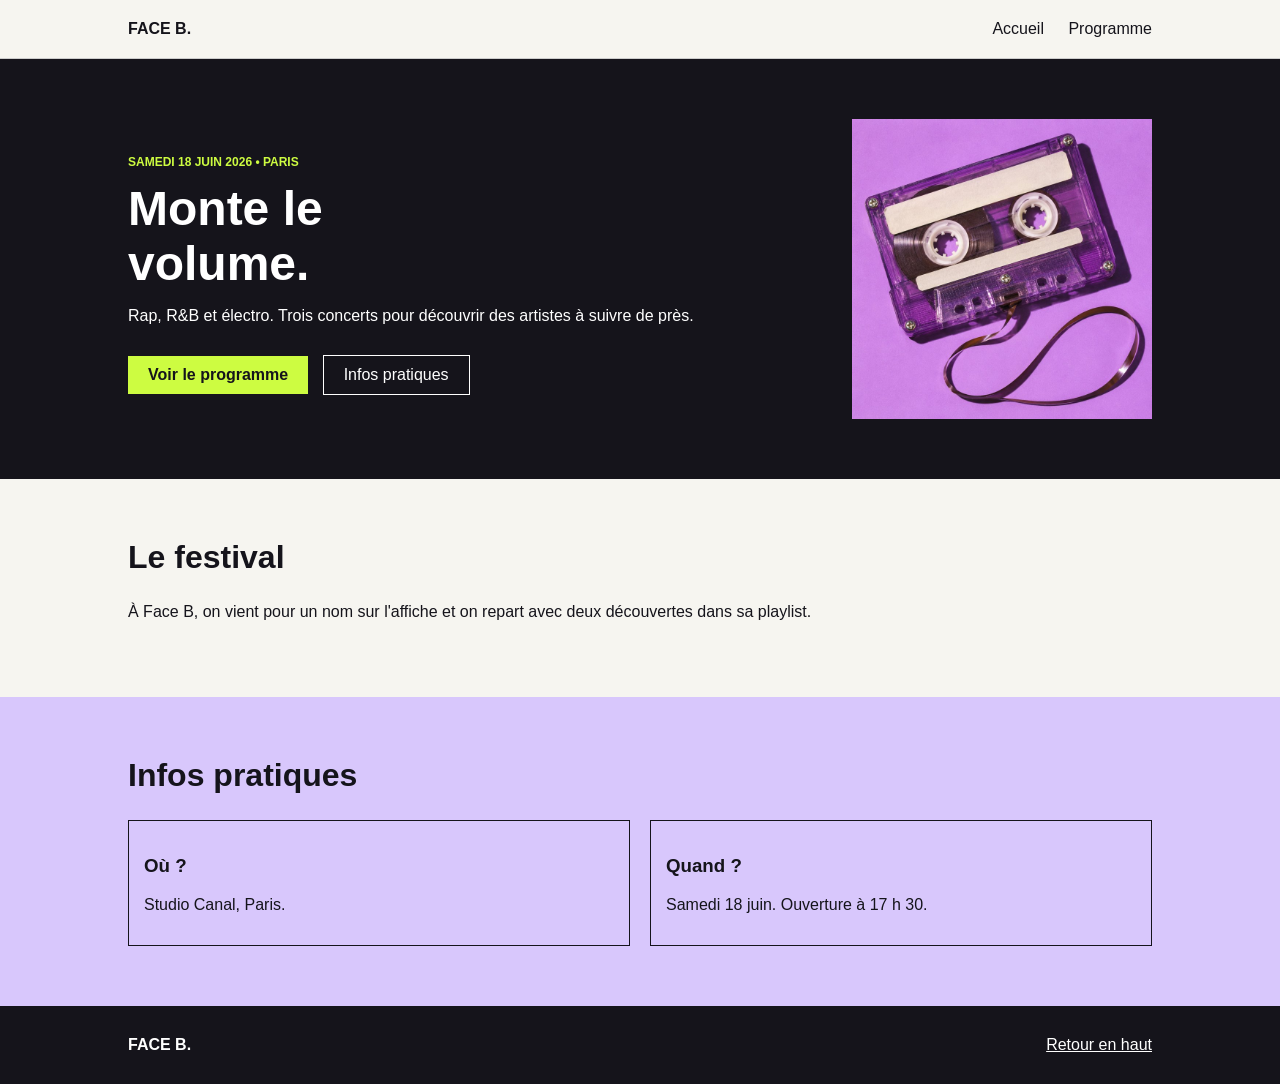
<file: index.html>
<!DOCTYPE html>
<html lang="fr">
<head>
  <meta charset="UTF-8">
  <title>FACE B - Accueil</title>
  <link rel="stylesheet" href="style.css">
</head>
<body id="haut">

  <header class="menu">
    <strong>FACE B.</strong>
    <nav>
      <a href="index.html">Accueil</a>
      <a href="programme.html">Programme</a>
    </nav>
  </header>

  <section class="bloc-noir">
    <div>
      <p class="texte-vert">SAMEDI 18 JUIN 2026 • PARIS</p>
      <h1>Monte le<br>volume.</h1>
      <p>Rap, R&B et électro. Trois concerts pour découvrir des artistes à suivre de près.</p>
      <a href="programme.html" class="bouton-vert">Voir le programme</a>
      <a href="#infos" class="bouton-contour">Infos pratiques</a>
    </div>

    <div class="boite-image">
      <img src="27eb45d2c8968b3787df97820d218c068584682f.jpg" alt="cassette disque">
    </div>
  </section>

  <section class="bloc-blanc">
    <h2>Le festival</h2>
    <p>À Face B, on vient pour un nom sur l'affiche et on repart avec deux découvertes dans sa playlist.</p>
  </section>

  <section id="infos" class="bloc-violet">
    <h2>Infos pratiques</h2>
    <div class="deux-colonnes">
      <div class="carte">
        <h3>Où ?</h3>
        <p>Studio Canal, Paris.</p>
      </div>
      <div class="carte">
        <h3>Quand ?</h3>
        <p>Samedi 18 juin. Ouverture à 17 h 30.</p>
      </div>
    </div>
  </section>

  <footer class="pied-de-page">
    <strong>FACE B.</strong>
    <a href="#haut">Retour en haut</a>
  </footer>

</body>
</html>
</file>
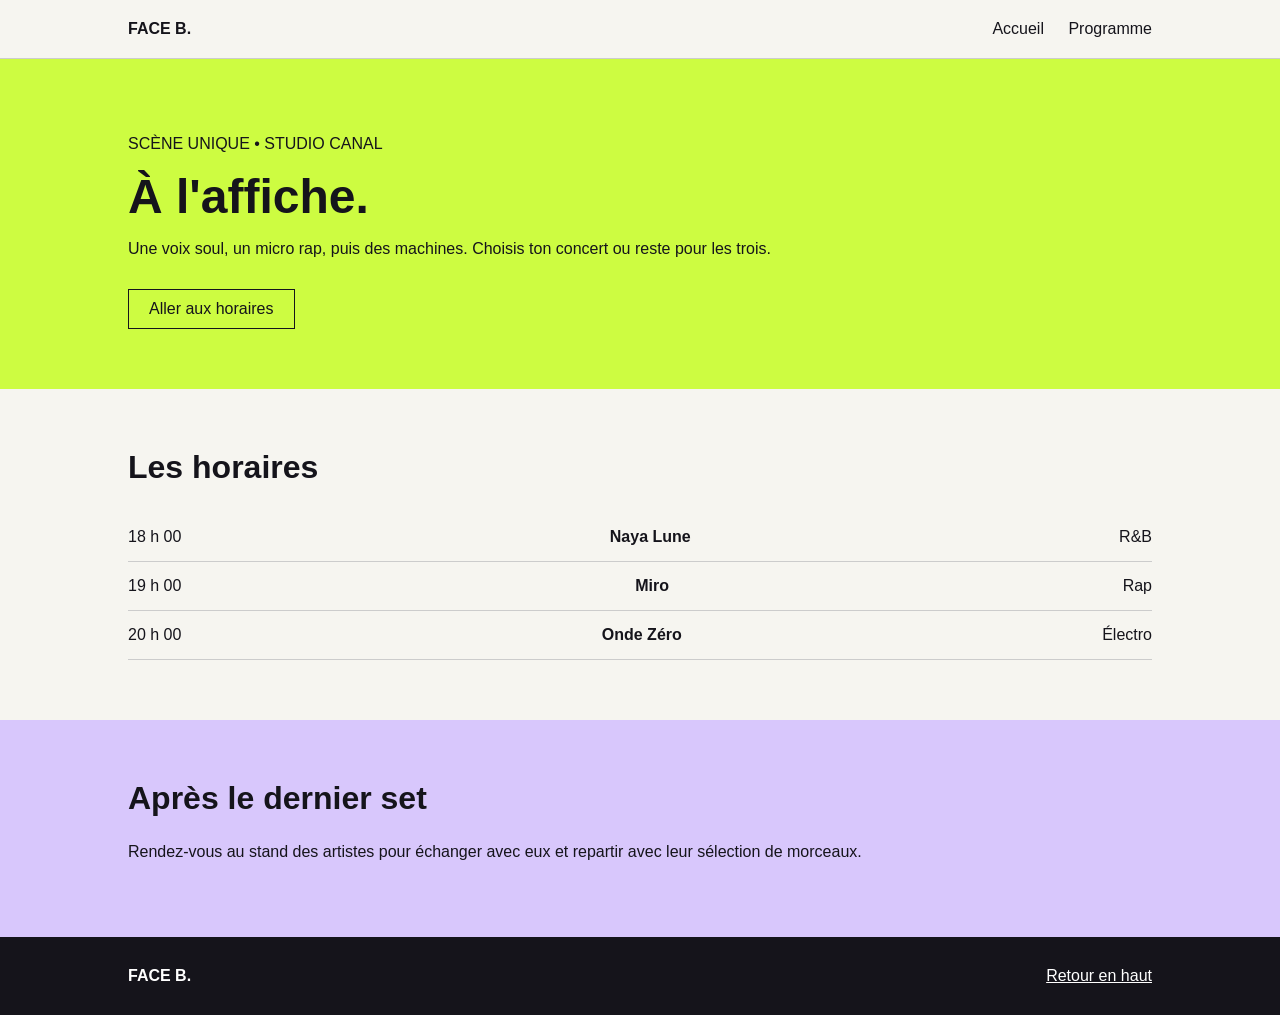
<file: programme.html>
<!DOCTYPE html>
<html lang="fr">
<head>
  <meta charset="UTF-8">
  <title>FACE B - Programme</title>
  <link rel="stylesheet" href="style.css">
</head>
<body id="haut">

  <header class="menu">
    <strong>FACE B.</strong>
    <nav>
      <a href="index.html">Accueil</a>
      <a href="programme.html">Programme</a>
    </nav>
  </header>

  <section class="bloc-vert">
    <p>SCÈNE UNIQUE • STUDIO CANAL</p>
    <h1>À l'affiche.</h1>
    <p>Une voix soul, un micro rap, puis des machines. Choisis ton concert ou reste pour les trois.</p>
    <a href="#horaires" class="bouton-noir">Aller aux horaires</a>
  </section>

  <section id="horaires" class="bloc-blanc">
    <h2>Les horaires</h2>

    <div class="ligne-concert">
      <span>18 h 00</span>
      <strong>Naya Lune</strong>
      <span>R&B</span>
    </div>

    <div class="ligne-concert">
      <span>19 h 00</span>
      <strong>Miro</strong>
      <span>Rap</span>
    </div>

    <div class="ligne-concert">
      <span>20 h 00</span>
      <strong>Onde Zéro</strong>
      <span>Électro</span>
    </div>
  </section>

  <section class="bloc-violet">
    <h2>Après le dernier set</h2>
    <p>Rendez-vous au stand des artistes pour échanger avec eux et repartir avec leur sélection de morceaux.</p>
  </section>

  <footer class="pied-de-page">
    <strong>FACE B.</strong>
    <a href="#haut">Retour en haut</a>
  </footer>

</body>
</html>
</file>
<file: style.css>
body {
  font-family: Arial, sans-serif;
  margin: 0;
  color: #15141B;
  background-color: #F6F5F0;
}

.menu {
  display: flex;
  justify-content: space-between;
  padding: 20px 10%;
  border-bottom: 1px solid #CCC;
}

.menu a {
  color: #15141B;
  text-decoration: none;
  margin-left: 20px;
}

.bloc-noir {
  background-color: #15141B;
  color: white;
  padding: 60px 10%;
  display: flex;
  justify-content: space-between;
  align-items: center;
  gap: 30px;
}

.bloc-vert {
  background-color: #CDFC41;
  padding: 60px 10%;
}

.bloc-blanc {
  background-color: #F6F5F0;
  padding: 60px 10%;
}

.bloc-violet {
  background-color: #D8C7FC;
  padding: 60px 10%;
}

h1 {
  font-size: 48px;
  margin: 10px 0;
}

h2 {
  font-size: 32px;
  margin-top: 0;
}

.texte-vert {
  color: #CDFC41;
  font-size: 12px;
  font-weight: bold;
}

.bouton-vert {
  display: inline-block;
  background-color: #CDFC41;
  color: #15141B;
  padding: 10px 20px;
  text-decoration: none;
  font-weight: bold;
  margin-top: 15px;
}

.bouton-contour {
  display: inline-block;
  border: 1px solid white;
  color: white;
  padding: 10px 20px;
  text-decoration: none;
  margin-left: 10px;
}

.bouton-noir {
  display: inline-block;
  border: 1px solid #15141B;
  color: #15141B;
  padding: 10px 20px;
  text-decoration: none;
  margin-top: 15px;
}

.boite-image {
  width: 300px;
}

.boite-image img {
  width: 100%;
  display: block;
}

.deux-colonnes {
  display: flex;
  gap: 20px;
  margin-top: 20px;
}

.carte {
  border: 1px solid #15141B;
  padding: 15px;
  width: 50%;
}

.ligne-concert {
  display: flex;
  justify-content: space-between;
  padding: 15px 0;
  border-bottom: 1px solid #CCC;
}

.pied-de-page {
  background-color: #15141B;
  color: white;
  padding: 30px 10%;
  display: flex;
  justify-content: space-between;
}

.pied-de-page a {
  color: white;
}
</file>
